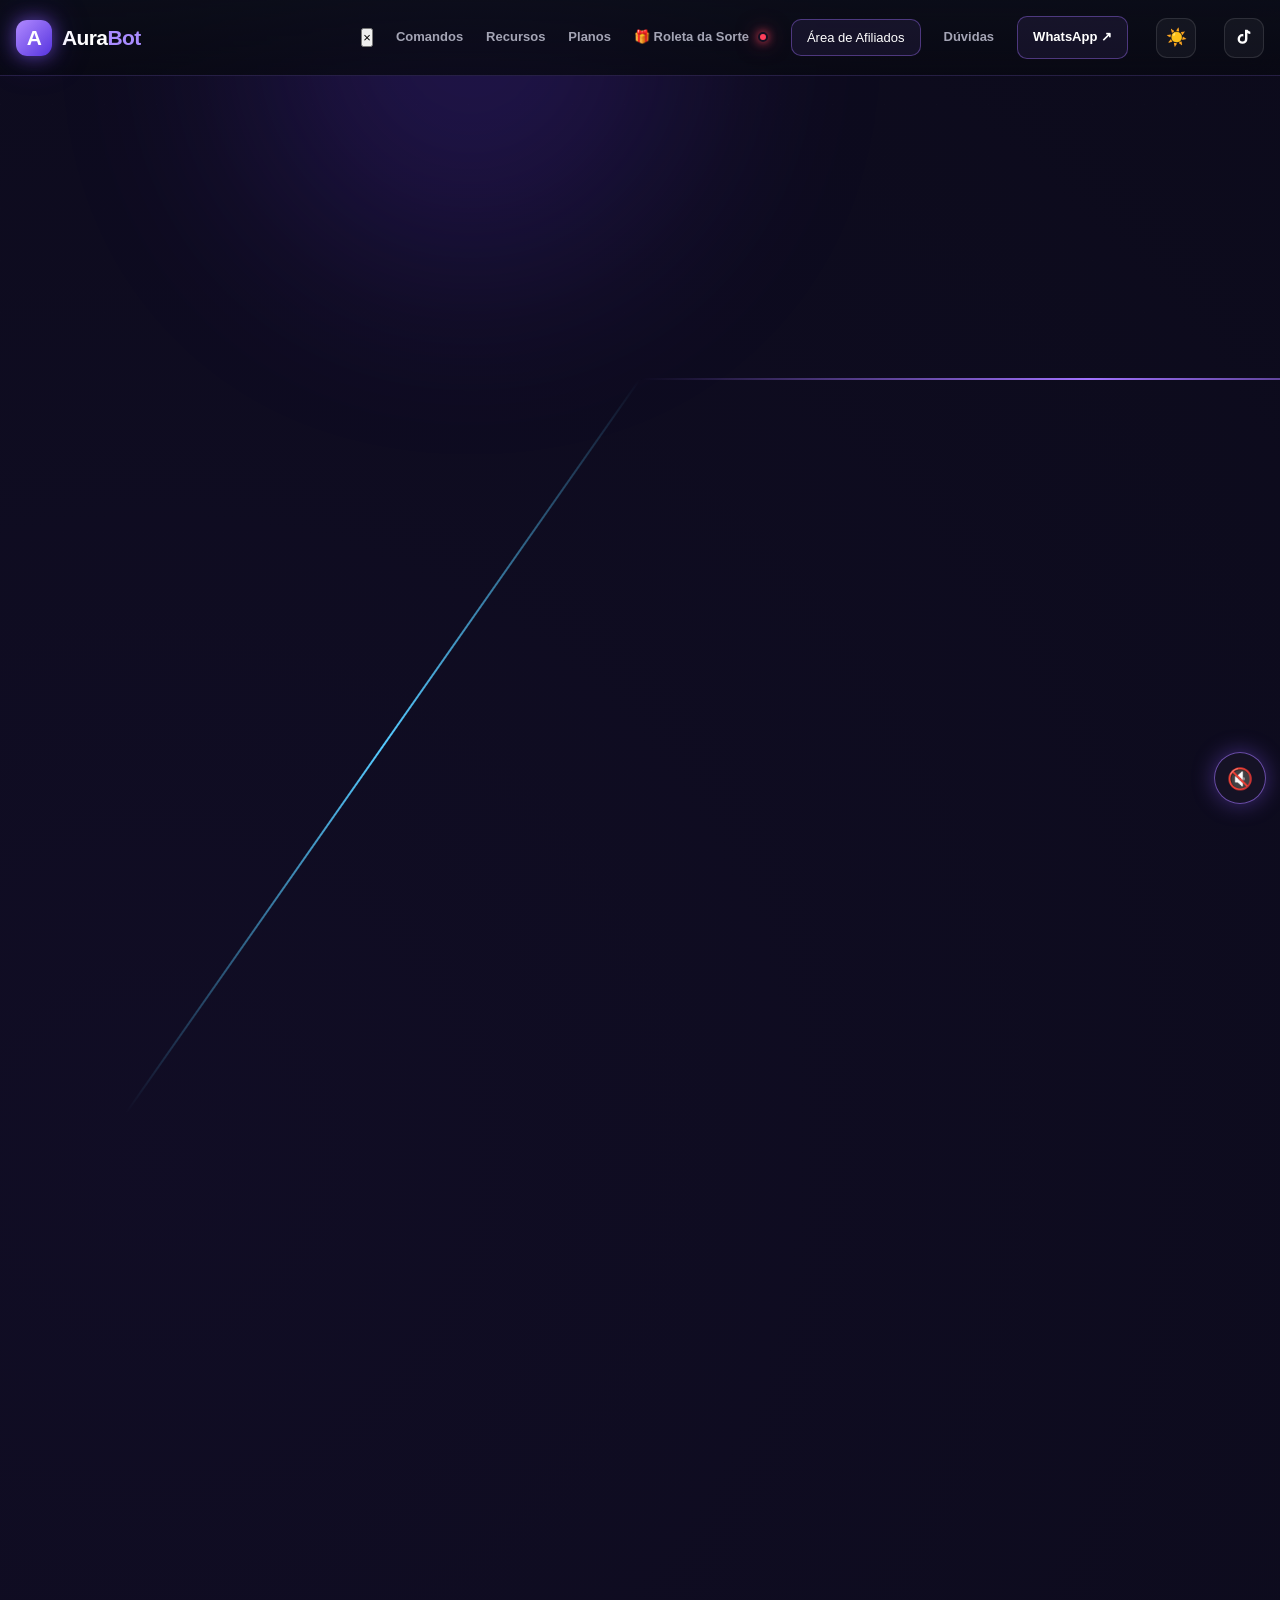
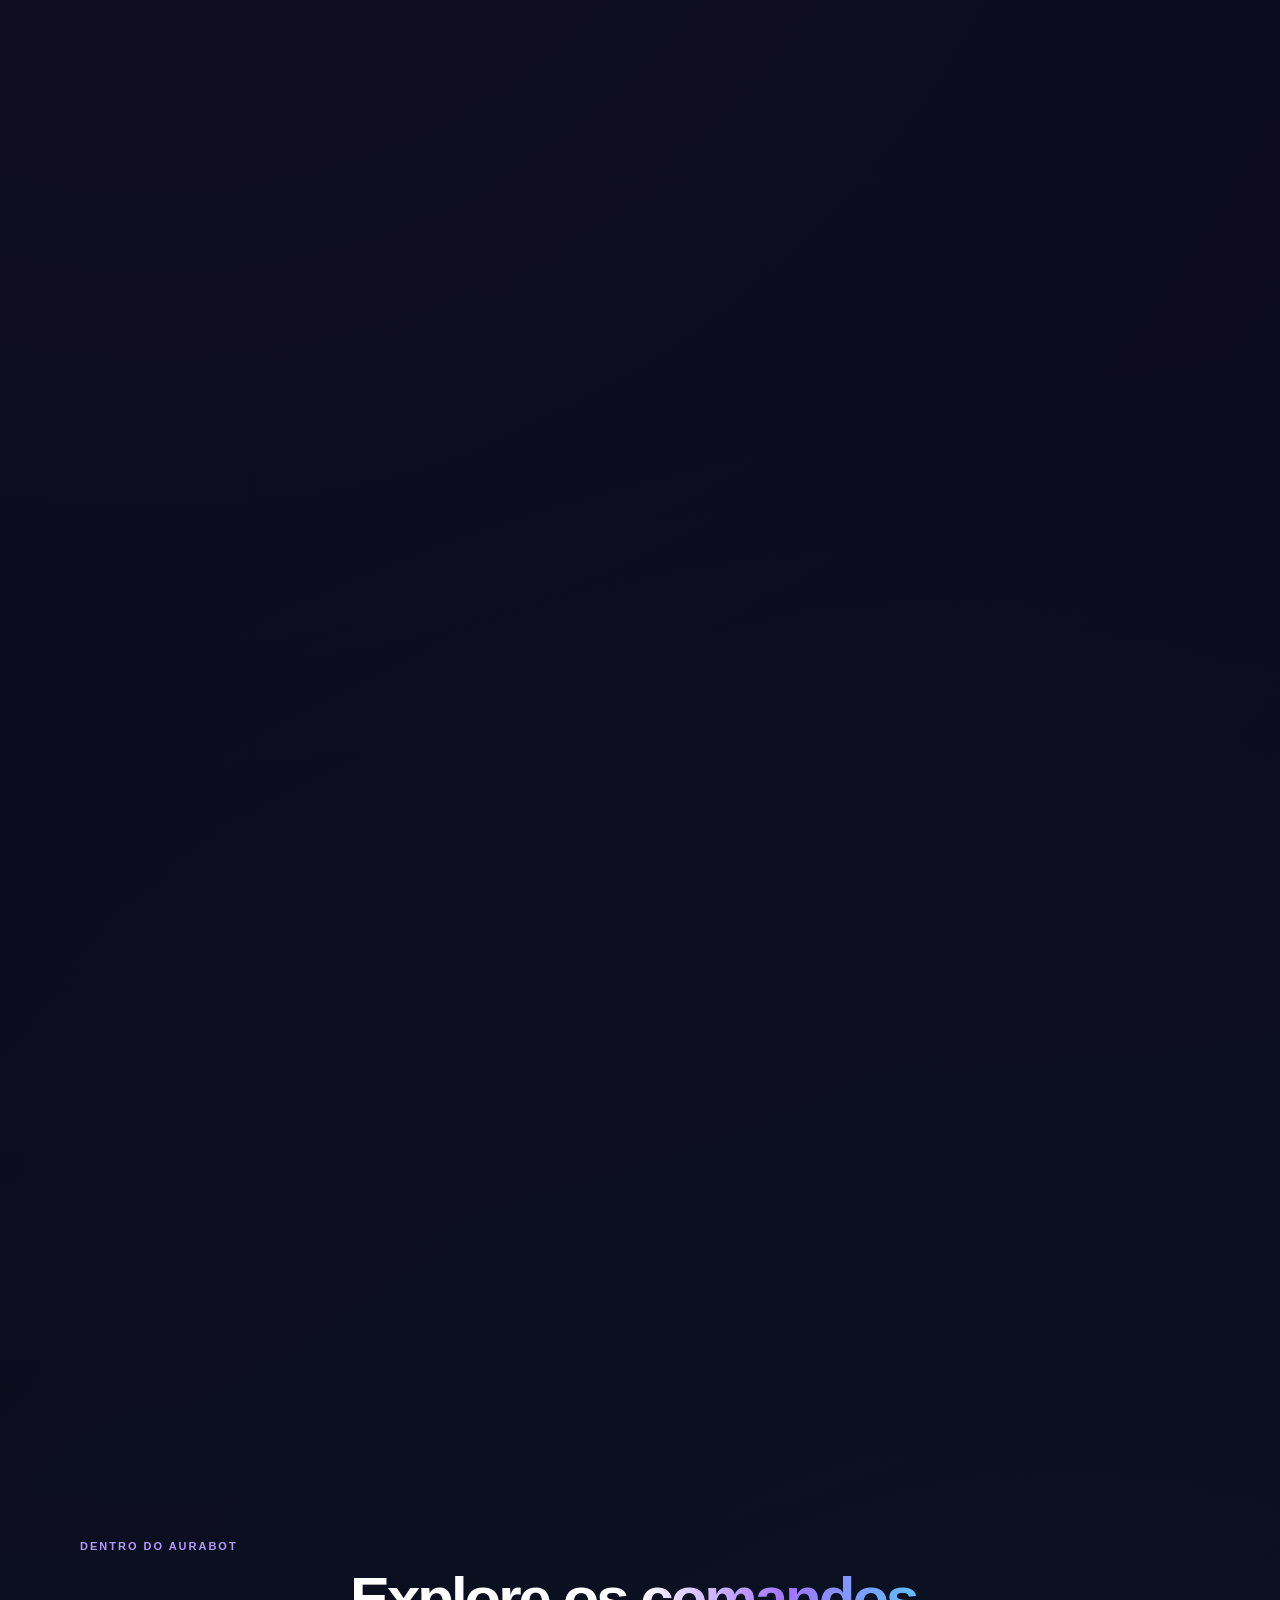
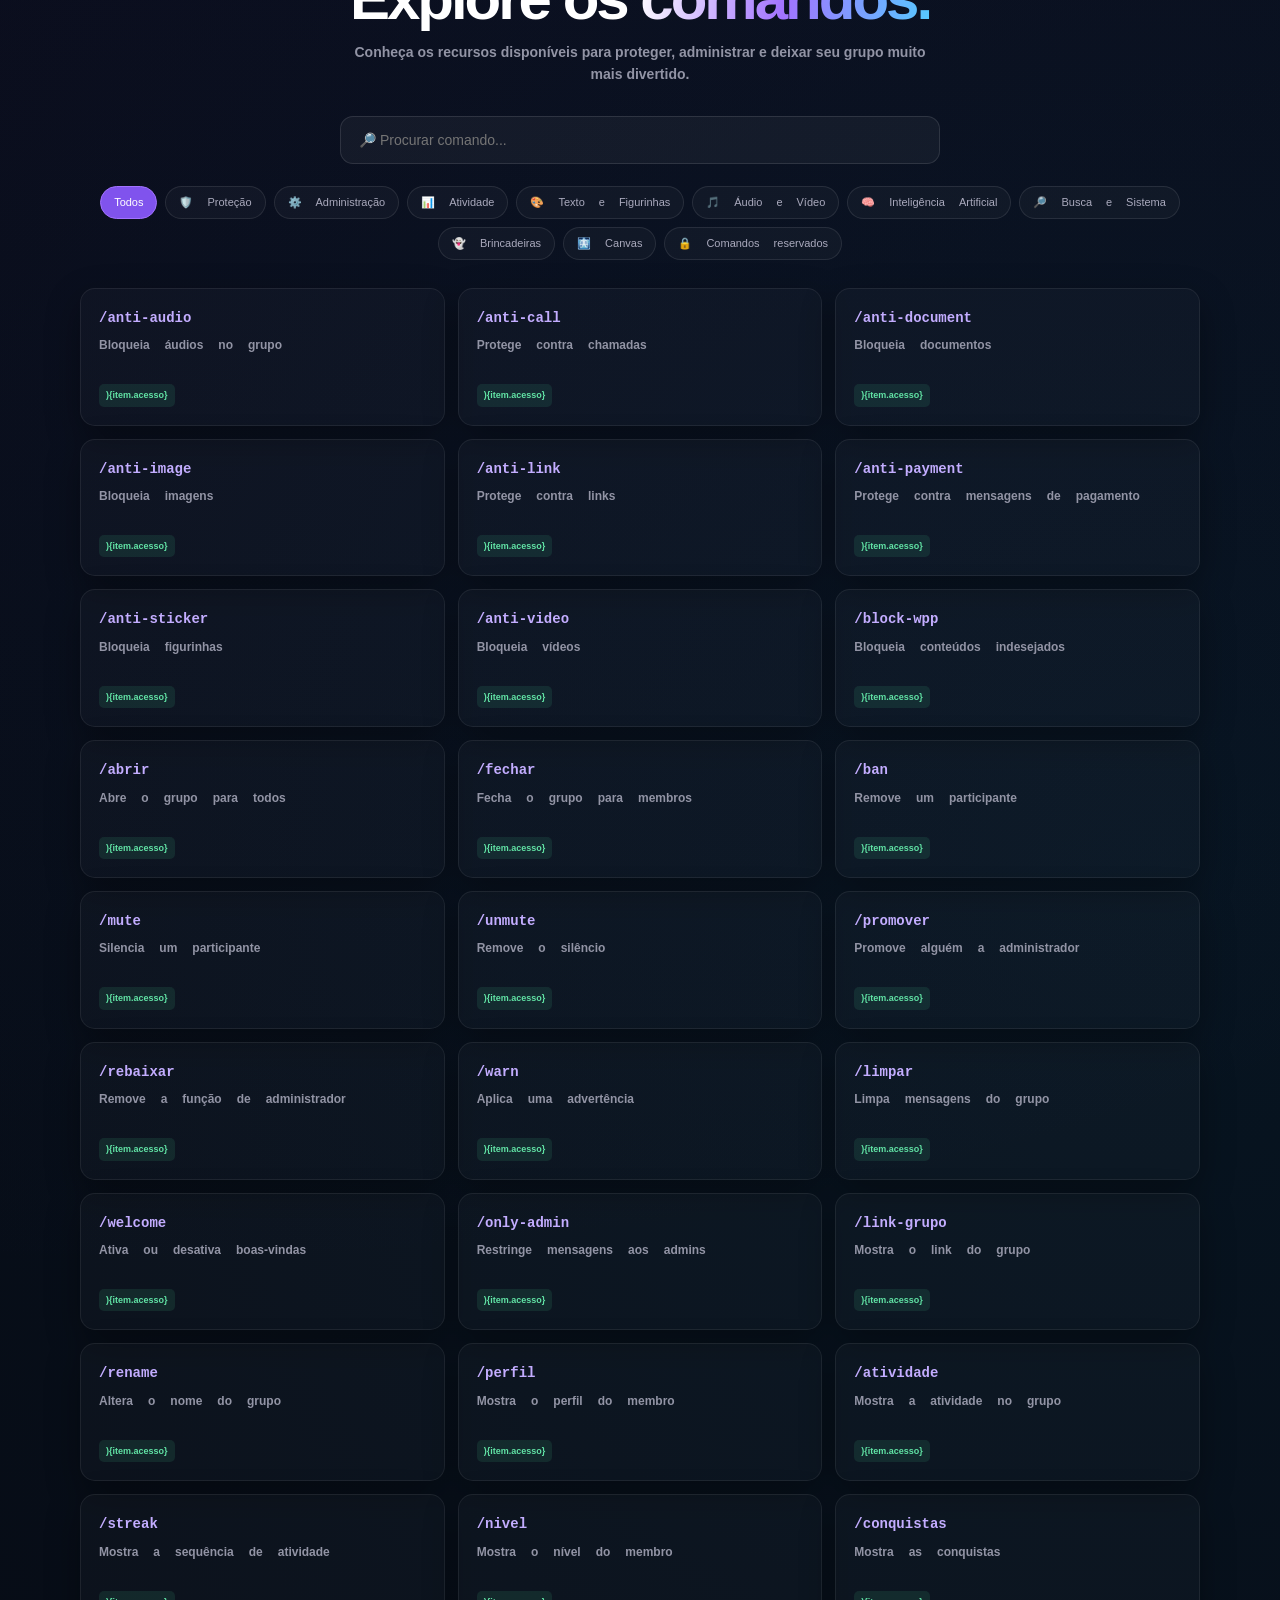
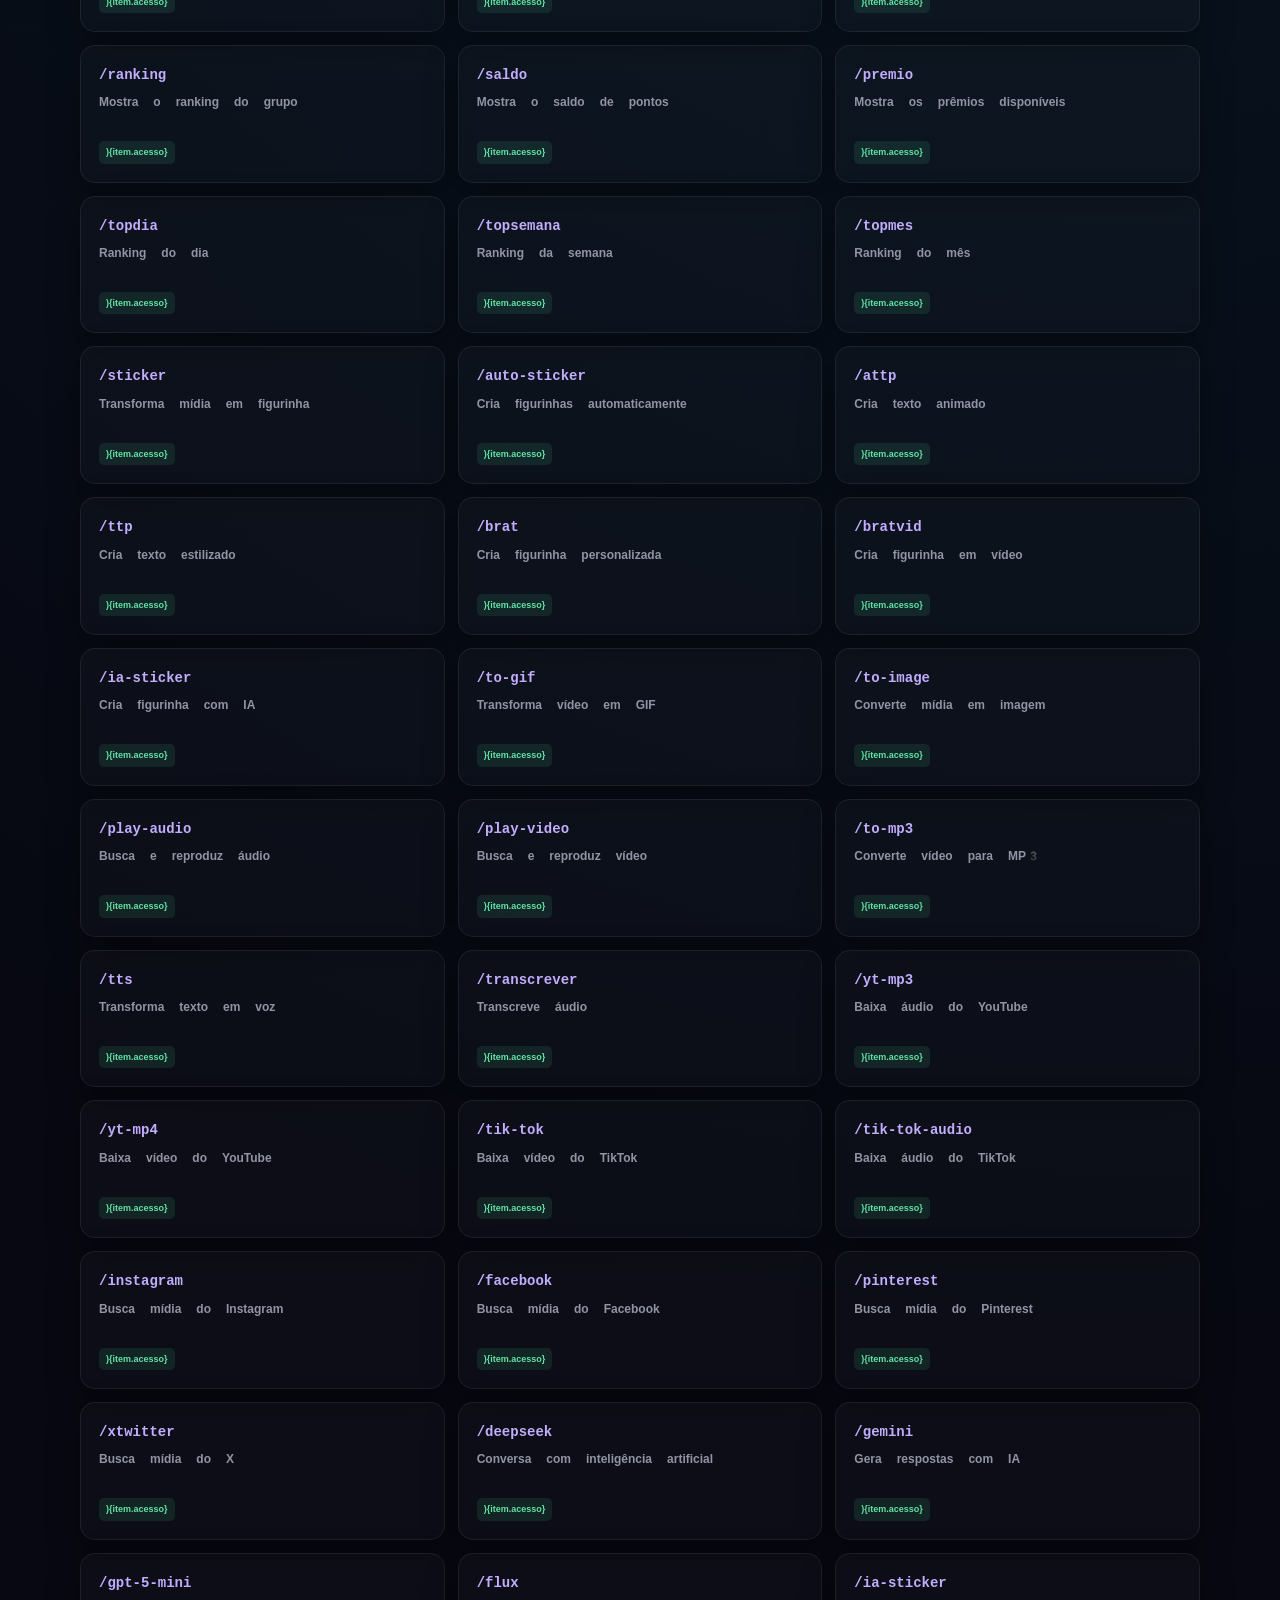
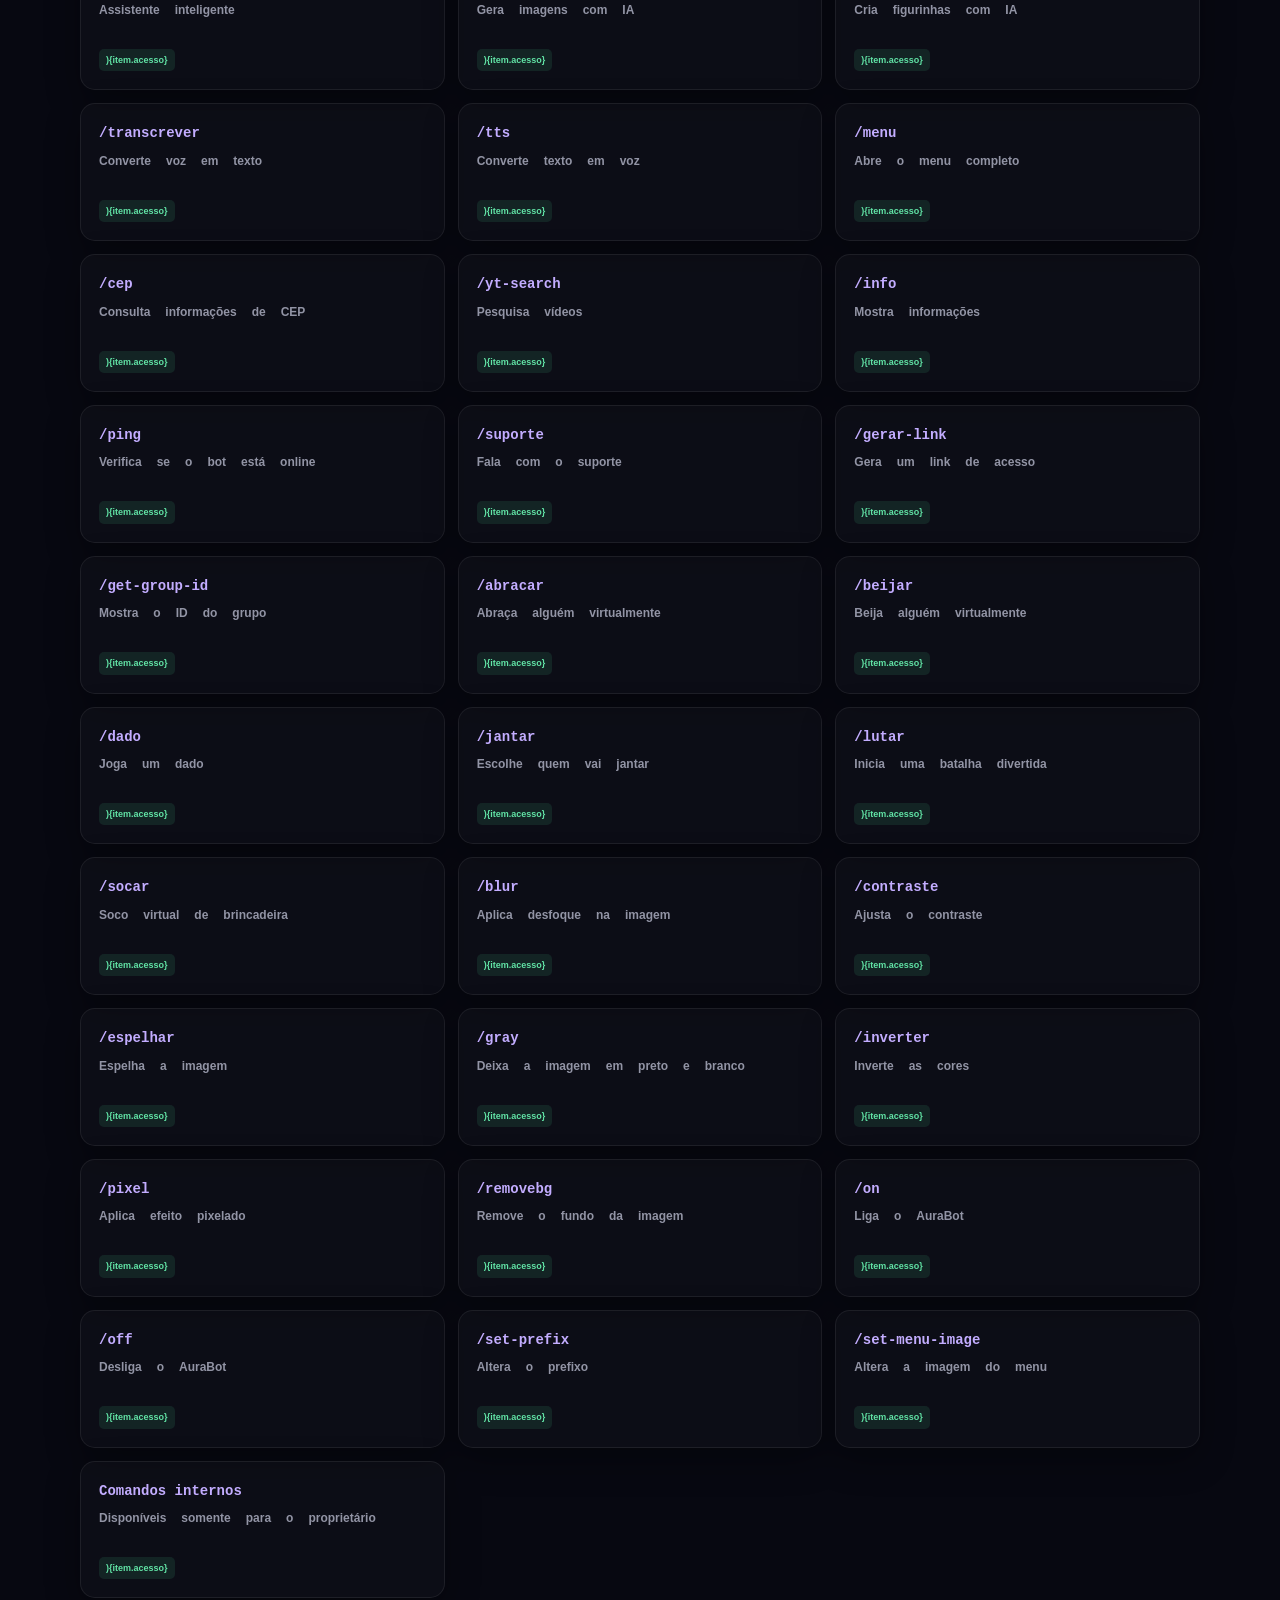
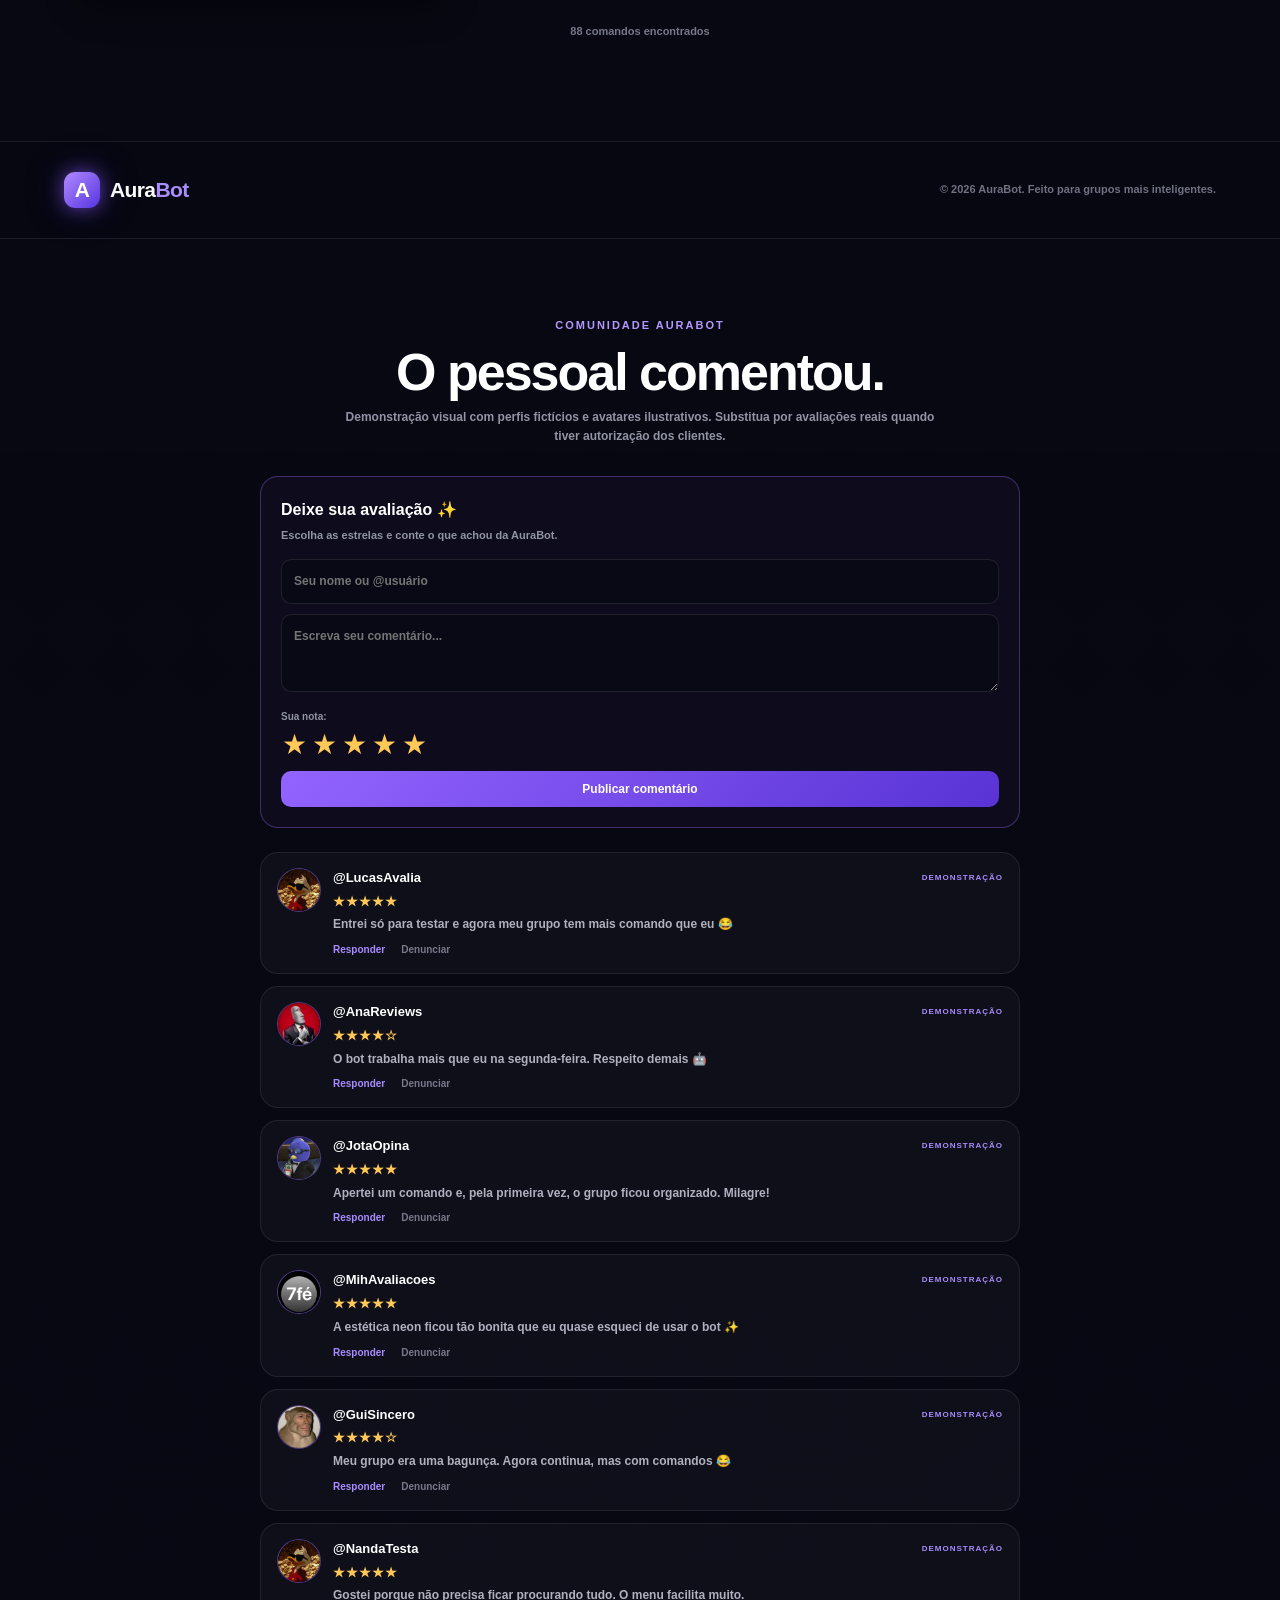
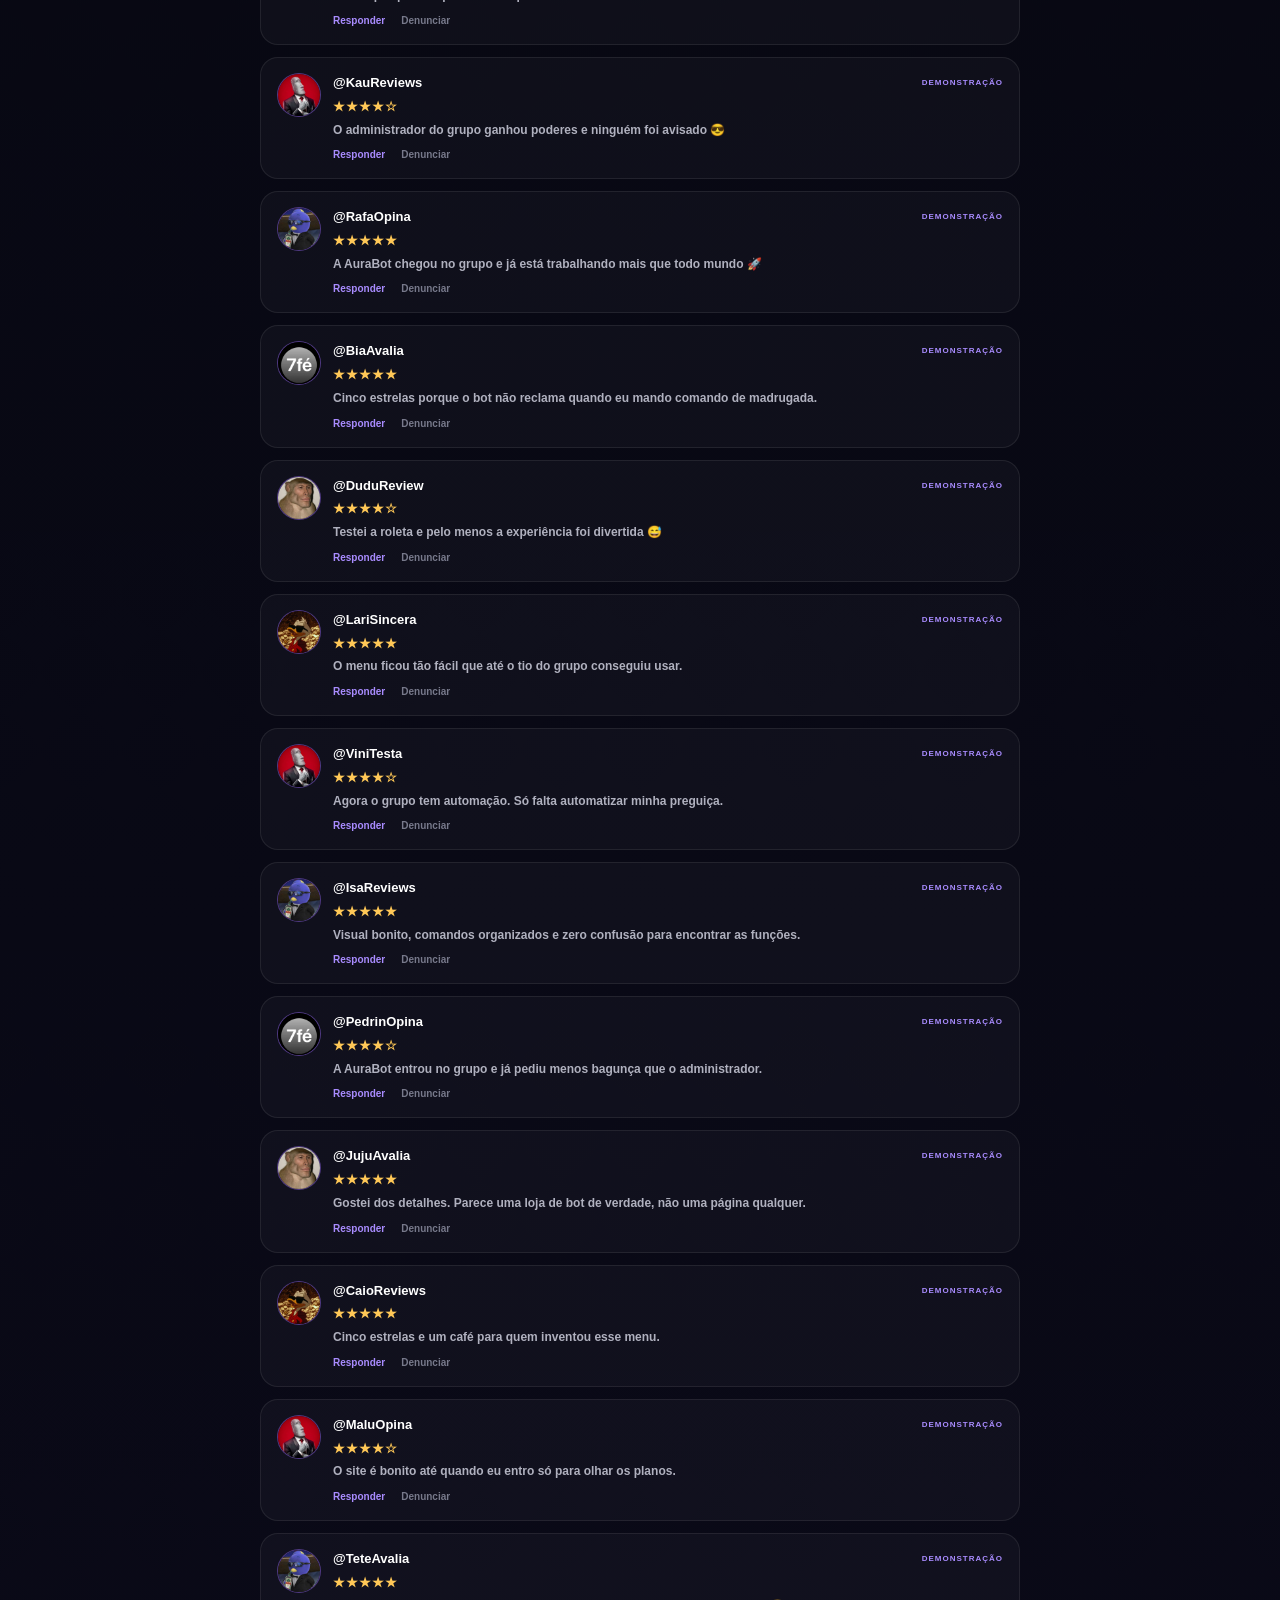
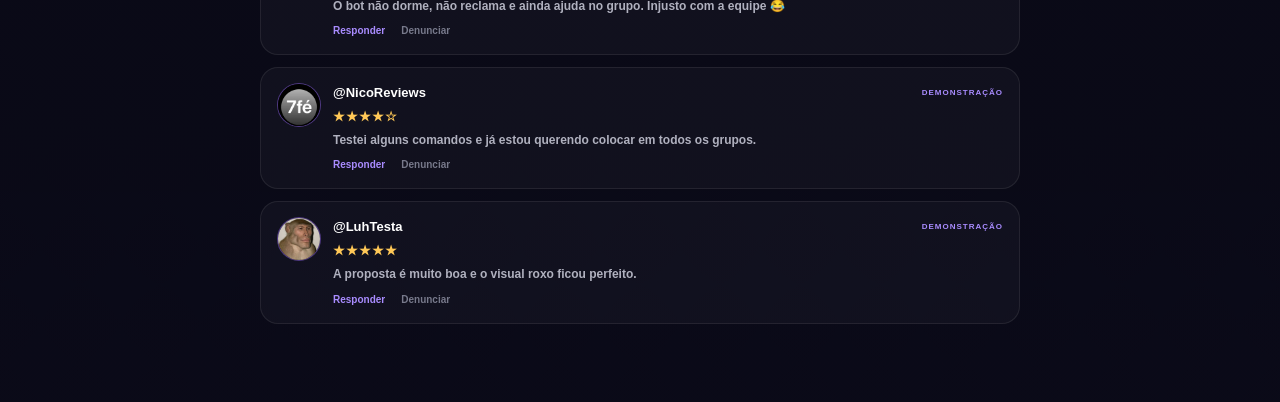
<file: index.html>
<!DOCTYPE html>
<html lang="pt-BR">
<head>
<meta charset="UTF-8">
<meta name="viewport" content="width=device-width, initial-scale=1.0">
<meta name="theme-color" content="#080812">
<meta name="description" content="AuraBot — bots para WhatsApp com proteção, automação e comandos.">
<title>AuraBot — Seu grupo, no controle</title>
<style>
*{box-sizing:border-box;margin:0;padding:0}html{scroll-behavior:smooth}body{font-family:Arial,sans-serif;font-weight:700;background:#080812;color:#fff;line-height:1.6;overflow-x:hidden}body:before{content:"";position:fixed;inset:0;z-index:-2;opacity:.3;background-image:linear-gradient(#ffffff08 1px,transparent 1px),linear-gradient(90deg,#ffffff08 1px,transparent 1px);background-size:70px 70px}body:after{content:"";position:fixed;width:430px;height:430px;top:-170px;left:20%;z-index:-1;border-radius:50%;background:#713cff;filter:blur(110px);opacity:.2}a{text-decoration:none;color:inherit}.container{width:min(1120px,90%);margin:auto}header{height:76px;padding:0 5%;display:flex;align-items:center;gap:28px;position:sticky;top:0;z-index:10;background:#080812cc;backdrop-filter:blur(18px);border-bottom:1px solid #ffffff12}.logo{display:flex;align-items:center;gap:10px;font-size:21px;font-weight:800}.logo-icon{width:36px;height:36px;display:grid;place-items:center;border-radius:11px;background:linear-gradient(135deg,#a273ff,#5635d8);box-shadow:0 0 28px #7545ff88}.logo strong{color:#a98cff}nav{display:flex;align-items:center;gap:23px;margin-left:auto}nav a{color:#a4a5b5;font-size:13px;font-weight:bold}nav a:hover{color:#fff}.nav-button{padding:10px 15px;border:1px solid #a273ff66;border-radius:10px;color:#fff!important;background:#a273ff15}.menu-button,.theme-button{width:40px;height:40px;border:1px solid #ffffff1c;border-radius:11px;color:#fff;background:#ffffff0b;font-size:17px;cursor:pointer}.menu-button{display:none;margin-left:auto}.hero{min-height:650px;padding:90px 0;display:grid;grid-template-columns:1fr .9fr;align-items:center;gap:50px}.badge,.label{color:#b598ff;font-size:11px;font-weight:bold;letter-spacing:2px}.badge{display:inline-block;padding:9px 14px;border:1px solid #a273ff55;border-radius:30px;background:#a273ff12}h1{margin:22px 0;font-size:clamp(55px,8vw,100px);letter-spacing:-6px;line-height:.95}.gradient{background:linear-gradient(100deg,#fff,#a273ff,#55caff);-webkit-background-clip:text;color:transparent}.hero-text{max-width:520px;color:#9b9dae;font-size:17px}.buttons{display:flex;flex-wrap:wrap;gap:12px;margin-top:30px}.button{display:inline-flex;align-items:center;justify-content:center;gap:10px;padding:14px 20px;border:0;border-radius:13px;font-weight:bold;font-size:13px;cursor:pointer;transition:.25s}.button:hover{transform:translateY(-3px)}.primary{color:#fff;background:linear-gradient(135deg,#9364ff,#5933d5);box-shadow:0 12px 35px #693bff55}.secondary{border:1px solid #ffffff1c;background:#ffffff08}.trust{display:flex;flex-wrap:wrap;gap:17px;margin-top:27px;color:#77798b;font-size:11px}.hero-card{width:300px;margin:auto;padding:25px;border:1px solid #ffffff1c;border-radius:25px;background:linear-gradient(145deg,#1b1a2df2,#0d0e18f2);box-shadow:0 30px 80px #000b,0 0 50px #7042ff33;animation:flutuar 4s ease-in-out infinite}.online{color:#62e4a6;font-size:11px}.robot{width:125px;height:125px;display:grid;place-items:center;margin:35px auto 18px;border:1px solid #a273ff77;border-radius:35px;background:radial-gradient(circle,#875cff66,#17132f);font-size:67px}.hero-card h2{text-align:center;font-size:20px}.hero-card p{text-align:center;color:#8c8e9e;font-size:12px}.stats{display:grid;grid-template-columns:repeat(4,1fr);gap:15px;padding:28px 0;margin-bottom:70px;border-block:1px solid #ffffff12}.stats div{text-align:center;border-right:1px solid #ffffff12}.stats div:last-child{border:0}.stats b{display:block;font-size:19px}.stats span{color:#797b8c;font-size:11px}section{padding:75px 0}.heading{max-width:550px;margin-bottom:42px}.center{text-align:center;margin-right:auto;margin-left:auto}.label{margin-bottom:10px}h2{margin:12px 0;font-size:clamp(38px,5vw,62px);line-height:1.02;letter-spacing:-3px}.heading p{color:#9294a5;font-size:14px}.features,.plans{display:grid;grid-template-columns:repeat(3,1fr);gap:17px}.card,.plan{padding:27px;border:1px solid #ffffff12;border-radius:20px;background:#ffffff06;transition:.3s}.card:hover,.plan:hover{transform:translateY(-7px);border-color:#a273ff88}.icon{width:55px;height:55px;display:grid;place-items:center;margin-bottom:20px;border-radius:16px;background:#8c5dff25;font-size:27px}.card h3,.plan h3{margin-bottom:8px}.card p,.plan>p{color:#898b9c;font-size:13px}.card p{min-height:62px}.card a{color:#b79eff;font-size:12px;font-weight:bold}.plans{grid-template-columns:repeat(4,1fr)}.plan{position:relative}.plan.popular{border-color:#a273ff;background:linear-gradient(150deg,#8c5dff22,#ffffff06)}.popular-label{position:absolute;top:13px;right:13px;color:#cdbdff;font-size:8px;font-weight:bold}.price{margin:22px 0;font-size:40px;font-weight:900;letter-spacing:-2px}.price small{font-size:13px}.price span{font-size:19px}.plan ul{min-height:105px;list-style:none;color:#999baa;font-size:11px;line-height:2.2}.plan button{width:100%;padding:12px;border:1px solid #ffffff1a;border-radius:11px;color:#fff;background:#ffffff0b;font-weight:bold;cursor:pointer}.plan.popular button,.plan button:hover{background:#7e52ed}.affiliate{display:flex;align-items:center;justify-content:space-between;gap:25px;padding:43px 50px;margin:60px auto;border:1px solid #a273ff55;border-radius:24px;background:linear-gradient(110deg,#8c5dff20,#38bdf80b)}.affiliate h2{font-size:42px}.faq{max-width:760px;margin:auto}details{border-bottom:1px solid #ffffff14}summary{display:flex;justify-content:space-between;padding:20px 0;cursor:pointer;font-size:14px;font-weight:bold}details p{padding:0 30px 20px 0;color:#898b9c;font-size:13px}footer{display:flex;align-items:center;gap:20px;padding:30px 5%;border-top:1px solid #ffffff12}footer p{margin-left:auto;color:#707283;font-size:11px}@keyframes flutuar{50%{transform:translateY(-12px)}}@media(max-width:850px){.hero{grid-template-columns:1fr;text-align:center}.hero-text{margin:auto}.buttons,.trust{justify-content:center}.features,.plans{grid-template-columns:repeat(2,1fr)}}@media(max-width:600px){header{gap:10px}.menu-button{display:block}nav{display:none;position:absolute;top:76px;left:5%;right:5%;padding:15px;flex-direction:column;align-items:stretch;gap:5px;border:1px solid #ffffff18;border-radius:15px;background:#121322}nav.open{display:flex}nav a{padding:10px}h1{font-size:61px}.stats{grid-template-columns:repeat(2,1fr)}.stats div:nth-child(2){border:0}.features,.plans{grid-template-columns:1fr}.affiliate{align-items:flex-start;flex-direction:column;padding:30px}footer{flex-wrap:wrap}footer p{width:100%;margin:0}}
#videoFundo{position:fixed;inset:0;width:100%;height:100%;object-fit:cover;z-index:0;opacity:.25;filter:saturate(1.2);pointer-events:none}
body>header,body>main,body>footer{position:relative;z-index:10}nav{z-index:50;pointer-events:auto}nav a,.button,.plan button{position:relative;z-index:60;pointer-events:auto}section{scroll-margin-top:90px}
#botaoSom{position:fixed;right:20px;bottom:20px;z-index:20;width:48px;height:48px;border:1px solid #ffffff33;border-radius:50%;background:#111322dd;color:#fff;font-size:20px;cursor:pointer;box-shadow:0 8px 25px #0008}
#botaoSom:hover{transform:scale(1.08)}
nav button{font-family:inherit;font-size:13px;cursor:pointer}

.tiktok-button{width:40px;height:40px;display:inline-flex;align-items:center;justify-content:center;border:1px solid #ffffff1c;border-radius:11px;color:#fff;background:#ffffff0b;transition:transform .25s ease,box-shadow .25s ease}
.tiktok-button svg{width:20px;height:20px;fill:currentColor}
.tiktok-button:hover{transform:scale(1.1);box-shadow:0 0 18px #ff006488}

#backtop-button{position:fixed;right:22px;bottom:22px;width:46px;height:46px;border:1px solid #a273ff88;border-radius:14px;color:#fff;background:linear-gradient(135deg,#9364ff,#5933d5);font-size:25px;font-weight:bold;cursor:pointer;z-index:20;opacity:0;visibility:hidden;transform:translateY(12px);transition:.3s;box-shadow:0 8px 25px #0008}
#backtop-button.show{opacity:1;visibility:visible;transform:translateY(0)}
#backtop-button:hover{transform:translateY(-4px) scale(1.05);box-shadow:0 0 22px #8c5dff99}
@media(max-width:600px){#backtop-button{right:15px;bottom:15px}}
</style>

<style id="correcao-menu">
header{padding-left:16px;padding-right:16px}
.logo{flex-shrink:0;white-space:nowrap}
.menu-button{position:relative;z-index:100;flex-shrink:0;margin-left:auto}
.theme-button{position:relative;z-index:100;flex-shrink:0}
nav{position:relative;z-index:100}
#videoFundo{pointer-events:none}

@media(max-width:600px){
  header{gap:8px}
  .logo{font-size:18px;gap:7px}
  .logo-icon{width:32px;height:32px}
  .menu-button{margin-left:auto}
  nav.open{display:flex!important;z-index:200}
  nav.open a{display:block;pointer-events:auto}
}
</style>
<link rel="stylesheet" href="animacao.css"><link rel="stylesheet" href="upgrade-premium.css?v=1"></head>
<body>
<video id="videoFundo" autoplay muted loop playsinline>
  <source src="fundo.mp4" type="video/mp4">
</video>
<button id="botaoSom" aria-label="Ativar ou desativar áudio">🔇</button>
<header><a href="#" class="logo"><span class="logo-icon">A</span><span>Aura<strong>Bot</strong></span></a><button class="menu-button" onclick="abrirMenu()">☰</button><nav id="menu"><button class="fechar-menu" type="button">×</button><a href="#recursos">Recursos</a><a href="#planos">Planos</a><button type="button" class="nav-button" onclick="window.location.href='afiliados.html'">Área de Afiliados</button><a href="#duvidas">Dúvidas</a><a class="nav-button" href="https://wa.me/5594984288511?text=Ol%C3%A1!%20Quero%20conhecer%20o%20AuraBot." target="_blank">WhatsApp ↗</a></nav><button class="theme-button" onclick="trocarTema()">☀️</button>
<a class="tiktok-button"
href="https://tiktok.com/@rdzx51_"
target="_blank"
rel="noopener noreferrer"
aria-label="TikTok do criador"
title="TikTok do criador">
<svg viewBox="0 0 24 24" aria-hidden="true">
<path d="M19.6 7.2a5.7 5.7 0 0 1-3.5-1.2v7.1a5.9 5.9 0 1 1-5.9-5.9c.3 0 .7 0 1 .1v3a3 3 0 1 0 2 2.8V2h3a5.7 5.7 0 0 0 3.4 2.6v2.6z"/>
</svg>
</a>
</header>
<main>
<section class="hero container"><div><div class="badge">⚡ A NOVA GERAÇÃO DE BOTS PARA WHATSAPP</div><h1>Seu grupo.<br><span class="gradient">Seu controle.</span></h1><p class="hero-text">Automatize, proteja e gerencie seu grupo com o AuraBot. Simples, rápido e poderoso.</p><div class="buttons"><a class="button primary" href="#planos">Escolher meu plano →</a><a class="button secondary" href="#recursos">Conhecer recursos</a></div><div class="trust"><span>🔒 Compra segura</span><span>⚡ Ativação rápida</span><span>💬 Suporte no WhatsApp</span></div></div><div class="hero-card"><div class="online">● AuraBot online</div><div class="robot">🤖</div><h2>Grupo protegido</h2><p>Moderação inteligente ativada</p></div></section>
<div class="stats container"><div><b>24/7</b><span>Disponibilidade</span></div><div><b>+100</b><span>Comandos</span></div><div><b>3 cliques</b><span>Para começar</span></div><div><b>WhatsApp</b><span>Suporte direto</span></div></div>
<section id="recursos" class="container"><div class="heading"><div class="label">RECURSOS</div><h2>Mais controle.<br><span class="gradient">Menos trabalho.</span></h2><p>Ferramentas para deixar qualquer grupo mais organizado, seguro e divertido.</p></div><div class="features"><article class="card"><div class="icon">🛡️</div><h3>Proteção inteligente</h3><p>Ajude a manter links, spam e mensagens indesejadas sob controle.</p><a href="#duvidas">Saiba mais ↗</a></article><article class="card"><div class="icon">⚡</div><h3>Automação rápida</h3><p>Deixe tarefas repetitivas por conta do bot e ganhe tempo.</p><a href="#planos">Ver planos ↗</a></article><article class="card"><div class="icon">🤖</div><h3>Comandos poderosos</h3><p>Recursos para administração, diversão e interação no grupo.</p><a href="#planos">Explorar comandos ↗</a></article></div></section>
<section id="planos" class="container"><div class="heading center"><div class="label">PLANOS</div><h2>Escolha seu <span class="gradient">acesso.</span></h2><p>Comece pequeno ou tenha acesso permanente ao AuraBot.</p></div><div class="plans"><article class="plan"><h3>5 Dias</h3><p>Para experimentar</p><div class="price"><small>R$</small> 5<span>,00</span></div><ul><li>✅ Acesso ao AuraBot</li><li>✅ Comandos principais</li><li>✅ Suporte no WhatsApp</li></ul><button onclick="comprar('5 Dias','5,00')">Escolher plano</button></article><article class="plan popular"><div class="popular-label">MAIS POPULAR ✦</div><h3>1 Semana</h3><p>Para testar de verdade</p><div class="price"><small>R$</small> 8<span>,00</span></div><ul><li>✅ Acesso ao AuraBot</li><li>✅ Comandos principais</li><li>✅ Suporte prioritário</li></ul><button onclick="comprar('1 Semana','8,00')">Escolher plano</button></article><article class="plan"><h3>1 Mês</h3><p>Para usar todo dia</p><div class="price"><small>R$</small> 20<span>,00</span></div><ul><li>✅ Acesso por 30 dias</li><li>✅ Todos os comandos</li><li>✅ Suporte prioritário</li></ul><button onclick="comprar('1 Mês','20,00')">Escolher plano</button></article><article class="plan"><h3>Permanente</h3><p>Sem prazo para acabar</p><div class="price"><small>R$</small> 50<span>,00</span></div><ul><li>✅ Acesso permanente</li><li>✅ Todos os comandos</li><li>✅ Suporte prioritário</li></ul><button onclick="comprar('Permanente','50,00')">Escolher plano</button></article></div></section>
<section id="afiliados" class="affiliate container"><div><div class="label">PROGRAMA DE AFILIADOS</div><h2>Indique. <span class="gradient">Ganhe.</span></h2><p>Divulgue o AuraBot e receba comissão pelas vendas aprovadas.</p></div><a class="button primary" href="afiliados.html" target="_self">Quero ser afiliado →</a></section>
<section id="duvidas" class="container"><div class="heading center"><div class="label">DÚVIDAS</div><h2>Antes de <span class="gradient">começar.</span></h2></div><div class="faq"><details><summary>Como recebo o AuraBot depois da compra? <span>＋</span></summary><p>Depois da confirmação do pagamento, você recebe as instruções de ativação pelo WhatsApp.</p></details><details><summary>O pagamento por Pix é seguro? <span>＋</span></summary><p>Vamos integrar um sistema que confirma o pagamento antes de liberar o atendimento.</p></details><details><summary>Posso virar afiliado? <span>＋</span></summary><p>Sim. Fale com o suporte para receber seu código ou link de indicação.</p></details></div></section>
</main>
<footer><a href="#" class="logo"><span class="logo-icon">A</span><span>Aura<strong>Bot</strong></span></a><p>© 2026 AuraBot. Feito para grupos mais inteligentes.</p></footer>
<script>
function abrirMenu(){
  document.getElementById('menu').classList.toggle('open');
}
document.querySelectorAll('#menu a').forEach(function(link){
  link.addEventListener('click',function(){
    document.getElementById('menu').classList.remove('open');
  });
});
function trocarTema(){alert('O modo claro será aprimorado na próxima etapa.')}
function comprar(plano,valor){const mensagem='Olá! Quero contratar o AuraBot.%0A%0APlano: '+plano+'%0AValor: R$ '+valor+'%0A%0AQuero finalizar meu atendimento.';window.open('https://wa.me/5594984288511?text='+mensagem,'_blank')}
const videoFundo=document.getElementById("videoFundo");
const botaoSom=document.getElementById("botaoSom");

botaoSom.addEventListener("click",()=>{
  videoFundo.muted=!videoFundo.muted;
  botaoSom.textContent=videoFundo.muted?"🔇":"🔊";
  if(!videoFundo.muted) videoFundo.play();
});
const fecharMenu=document.querySelector(".fechar-menu");
if(fecharMenu){
  fecharMenu.addEventListener("click",()=>{
    document.getElementById("menu").classList.remove("open");
  });
}
</script>

<script id="correcao-links">
document.querySelectorAll('a[href^="#"]').forEach(function(link){
  link.addEventListener('click',function(event){
    const destino = link.getAttribute('href');

    if(!destino || destino === '#') return;

    const secao = document.querySelector(destino);

    if(secao){
      event.preventDefault();
      document.getElementById('menu').classList.remove('open');
      secao.scrollIntoView({
        behavior:'smooth',
        block:'start'
      });
    }
  });
});
</script>
<script src="scroll.js"></script><script src="comandos.js"></script><script src="menu-fix.js"></script><script src="roleta.js?v=11"></script><script src="comentarios-demo.js?v=4"></script><button id="backtop-button" aria-label="Voltar ao topo" title="Voltar ao topo">↑</button>
<script>
const botaoTopo = document.getElementById('backtop-button');

window.addEventListener('scroll', () => {
  botaoTopo.classList.toggle('show', window.scrollY > 450);
});

botaoTopo.addEventListener('click', () => {
  window.scrollTo({
    top: 0,
    behavior: 'smooth'
  });
});
</script>

<style>
#seta-topo-certeira{
  display:none;
  position:fixed;
  right:20px;
  bottom:20px;
  width:48px;
  height:48px;
  align-items:center;
  justify-content:center;
  border:0;
  border-radius:14px;
  color:#fff;
  background:#7042ff;
  font-size:28px;
  font-weight:bold;
  cursor:pointer;
  z-index:99999;
  box-shadow:0 5px 25px #0008;
}
#seta-topo-certeira:hover{
  transform:scale(1.1);
}
</style>

<button id="seta-topo-certeira" aria-label="Voltar ao topo">↑</button>

<script>
(function(){
  var seta = document.getElementById("seta-topo-certeira");

  function verificarRolagem(){
    if(window.pageYOffset > 150){
      seta.style.display = "flex";
    }else{
      seta.style.display = "none";
    }
  }

  window.addEventListener("scroll", verificarRolagem);

  seta.onclick = function(){
    window.scrollTo({
      top: 0,
      behavior: "smooth"
    });
  };

  verificarRolagem();
})();
</script>
<script src="comentarios-interativos.js?v=2"></script><script src="controles-mobile.js?v=4"></script><script src="configurar-grupo.js?v=1"></script></body>
</html>
</file>
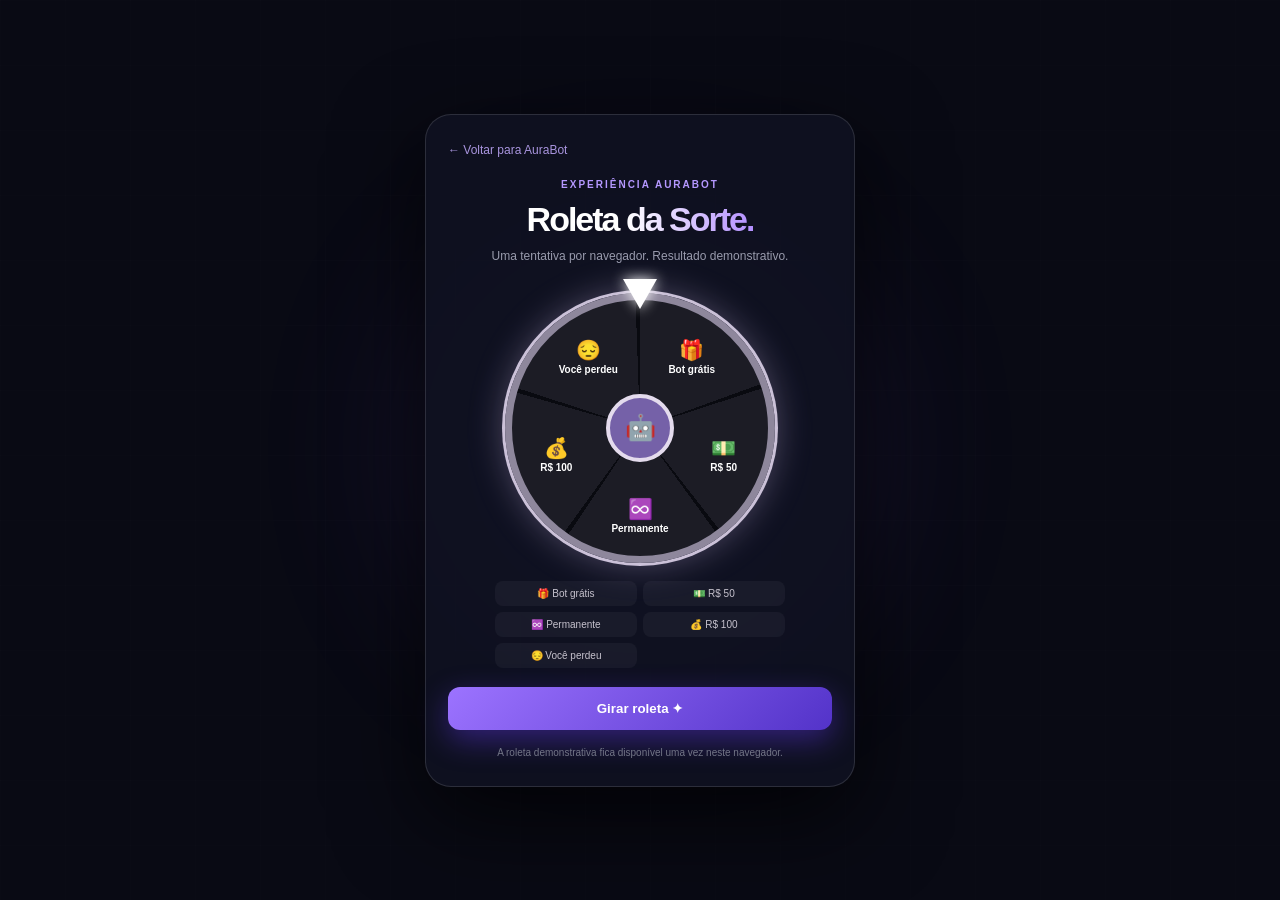
<file: roleta.html>
<!doctype html>
<html lang="pt-BR">
<head>
<meta charset="UTF-8"><meta name="viewport" content="width=device-width,initial-scale=1"><meta name="theme-color" content="#090a14"><title>Roleta da Sorte — AuraBot</title>
<style>
*{box-sizing:border-box;margin:0;padding:0}body{min-height:100vh;display:grid;place-items:center;padding:25px;background:#090a14;color:#fff;font-family:Arial,sans-serif;overflow-x:hidden}body:before{content:"";position:fixed;inset:0;z-index:-2;background:linear-gradient(#ffffff08 1px,transparent 1px),linear-gradient(90deg,#ffffff08 1px,transparent 1px);background-size:65px 65px;opacity:.25}body:after{content:"";position:fixed;width:390px;height:390px;z-index:-1;border-radius:50%;background:#8c5dff;filter:blur(100px);opacity:.2}.card{width:min(430px,100%);padding:28px 22px;border:1px solid #ffffff20;border-radius:26px;background:#101221ee;box-shadow:0 30px 90px #000b;text-align:center}.back{display:block;margin-bottom:22px;color:#a995df;text-align:left;font-size:12px;text-decoration:none}.label{color:#b598ff;font-size:10px;font-weight:bold;letter-spacing:2px}.card h1{margin:10px 0;font-size:34px;letter-spacing:-2px}.card h1 span{background:linear-gradient(90deg,#fff,#b38fff);-webkit-background-clip:text;color:transparent}.intro{color:#999bad;font-size:12px}.wheel-wrap{position:relative;width:270px;margin:30px auto 18px}.pointer{position:absolute;top:-14px;left:50%;z-index:3;transform:translateX(-50%);border-left:17px solid transparent;border-right:17px solid transparent;border-top:30px solid #fff;filter:drop-shadow(0 0 7px #fff)}.wheel{position:relative;width:270px;height:270px;border:7px solid #8e879c;border-radius:50%;background:repeating-conic-gradient(#1c1c25 0 70deg,#090a10 70deg 72deg);box-shadow:0 0 0 3px #cbc1d8,0 0 35px #bca9d866;transition:transform 3.8s cubic-bezier(.12,.82,.18,1)}.sector{position:absolute;left:50%;top:50%;width:78px;color:#fff;font-size:10px;font-weight:bold;line-height:1.1;transform-origin:center 0}.sector b{display:block;font-size:20px;margin-bottom:3px}.a{transform:translate(-50%,-50%) rotate(36deg) translateY(-88px) rotate(-36deg)}.b{transform:translate(-50%,-50%) rotate(108deg) translateY(-88px) rotate(-108deg)}.c{transform:translate(-50%,-50%) rotate(180deg) translateY(-88px) rotate(-180deg)}.d{transform:translate(-50%,-50%) rotate(252deg) translateY(-88px) rotate(-252deg)}.e{transform:translate(-50%,-50%) rotate(324deg) translateY(-88px) rotate(-324deg)}.center{position:absolute;left:50%;top:50%;z-index:2;display:grid;place-items:center;width:68px;height:68px;transform:translate(-50%,-50%);border:4px solid #e4dbed;border-radius:50%;background:#7561a8;font-size:25px}.legend{display:grid;grid-template-columns:1fr 1fr;gap:6px;margin:0 auto 19px;max-width:290px}.legend span{padding:7px;border-radius:8px;background:#ffffff0b;color:#c7c3ce;font-size:10px}.spin{width:100%;padding:14px;border:0;border-radius:12px;background:linear-gradient(135deg,#9c73ff,#5333c9);color:#fff;font-weight:bold;cursor:pointer;box-shadow:0 10px 30px #693bff66}.spin:disabled{opacity:.6}.result{display:none;margin-top:20px;padding:20px;border:1px solid #ff778588;border-radius:16px;background:#ff405c12}.result.show{display:block;animation:in .5s ease}.result strong{display:block;color:#ffb0ba;font-size:23px}.result p{margin-top:8px;color:#caaeb4;font-size:12px}.foot{margin-top:17px;color:#737687;font-size:10px}@keyframes in{from{opacity:0;transform:scale(.8)}to{opacity:1;transform:scale(1)}}@media(max-width:360px){.wheel-wrap,.wheel{width:235px;height:235px}}
</style>
</head>
<body><main class="card"><a class="back" href="index.html">← Voltar para AuraBot</a><div class="label">EXPERIÊNCIA AURABOT</div><h1>Roleta <span>da Sorte.</span></h1><p class="intro">Uma tentativa por navegador. Resultado demonstrativo.</p><div id="area"><div class="wheel-wrap"><div class="pointer"></div><div id="wheel" class="wheel"><div class="sector a"><b>🎁</b>Bot grátis</div><div class="sector b"><b>💵</b>R$ 50</div><div class="sector c"><b>♾️</b>Permanente</div><div class="sector d"><b>💰</b>R$ 100</div><div class="sector e"><b>😔</b>Você perdeu</div><div class="center">🤖</div></div></div><div class="legend"><span>🎁 Bot grátis</span><span>💵 R$ 50</span><span>♾️ Permanente</span><span>💰 R$ 100</span><span>😔 Você perdeu</span></div><button id="spin" class="spin">Girar roleta ✦</button></div><div id="result" class="result"><strong>Você perdeu sua tentativa 😔</strong><p>Obrigado por participar da experiência AuraBot.</p></div><div class="foot">A roleta demonstrativa fica disponível uma vez neste navegador.</div></main>
<script>
const chave='aurabot_roleta_site';const wheel=document.getElementById('wheel');const spin=document.getElementById('spin');const area=document.getElementById('area');const result=document.getElementById('result');
if(localStorage.getItem(chave)==='1'){area.style.display='none';result.classList.add('show')}
function somRoleta(){const C=window.AudioContext||window.webkitAudioContext;if(!C)return;const a=new C();const t=a.currentTime;for(let i=0;i<20;i++){const o=a.createOscillator(),g=a.createGain(),n=t+i*.16;o.type='square';o.frequency.value=i%2?520:260;g.gain.setValueAtTime(.0001,n);g.gain.exponentialRampToValueAtTime(.05,n+.01);g.gain.exponentialRampToValueAtTime(.0001,n+.07);o.connect(g);g.connect(a.destination);o.start(n);o.stop(n+.08)}setTimeout(()=>a.close(),3700)}
spin.onclick=()=>{if(localStorage.getItem(chave)==='1')return;localStorage.setItem(chave,'1');spin.disabled=true;spin.textContent='Girando...';somRoleta();wheel.style.transform='rotate(1836deg)';setTimeout(()=>{area.style.display='none';result.classList.add('show')},3900)};
</script></body></html>
</file>
<file: animacao.css>
body:before{
  animation:gridMove 14s linear infinite;
}

body:after{
  animation:orbPulse 4s ease-in-out infinite;
}

main:before,
main:after{
  content:"";
  position:fixed;
  left:50%;
  top:42%;
  width:70vw;
  height:2px;
  z-index:0;
  pointer-events:none;
  transform-origin:left center;
  background:linear-gradient(90deg,transparent,#a273ff,transparent);
  filter:blur(.5px);
  animation:shockLine 3s ease-in-out infinite;
}

main:after{
  transform:rotate(125deg);
  animation-delay:1.4s;
  background:linear-gradient(90deg,transparent,#55caff,transparent);
}

.hero-card{
  animation:flutuar 4s ease-in-out infinite,neonPulse 3s ease-in-out infinite;
}

.hero-card:after{
  content:"";
  position:absolute;
  inset:-14px;
  z-index:-1;
  border:1px solid #a273ff66;
  border-radius:30px;
  box-shadow:0 0 30px #8c5dff55;
  animation:ringRotate 7s linear infinite;
  pointer-events:none;
}

@keyframes gridMove{
  from{background-position:0 0}
  to{background-position:70px 70px}
}

@keyframes orbPulse{
  50%{transform:scale(1.18);opacity:.32}
}

@keyframes shockLine{
  0%,100%{opacity:0;transform:scaleX(.1) rotate(20deg)}
  35%{opacity:.9}
  60%{opacity:0;transform:scaleX(1) rotate(20deg)}
}

@keyframes neonPulse{
  50%{box-shadow:0 30px 80px #000b,0 0 75px #8c5dff88}
}

@keyframes ringRotate{
  from{transform:rotate(0deg)}
  to{transform:rotate(360deg)}
}

.scroll-anim{
  opacity:0;
  transform:translateY(38px) scale(.97);
  transition:opacity .8s ease,transform .8s ease;
}

.scroll-anim.visivel{
  opacity:1;
  transform:translateY(0) scale(1);
}

@media (prefers-reduced-motion:reduce){
  .scroll-anim{
    opacity:1;
    transform:none;
    transition:none;
  }
}

/* Acabamento dos emojis e estilo premium */
.icon,
.badge,
.trust,
.command-filter,
.command-item,
summary{
  font-family:"Apple Color Emoji","Segoe UI Emoji","Noto Color Emoji",Arial,sans-serif;
}

.icon{
  font-size:32px;
  text-shadow:0 0 16px #a273ff99;
  transform:translateZ(0);
}

.card,
.plan,
.affiliate,
.command-item{
  border-radius:22px;
  box-shadow:0 12px 35px #0005;
}

.card:hover,
.plan:hover,
.command-item:hover{
  box-shadow:0 18px 45px #8c5dff44;
}


.menu-button{
  display:grid!important;
  place-items:center;
  width:46px;
  height:46px;
  flex:0 0 46px;
  margin-left:auto;
  border:1px solid #a273ff88;
  border-radius:14px;
  background:#171426ee;
  color:#ffffff;
  font-size:25px;
  line-height:1;
  position:relative;
  z-index:1000;
}

#botaoSom{
  display:grid;
  place-items:center;
  width:52px;
  height:52px;
  border:1px solid #a273ff99;
  border-radius:50%;
  background:#171426ee;
  color:#ffffff;
  font-size:21px;
  line-height:1;
  box-shadow:0 0 22px #8c5dff66;
  position:fixed;
  right:18px;
  bottom:18px;
  z-index:1000;
  cursor:pointer;
}

#botaoSom:hover,
.menu-button:hover{
  transform:scale(1.08);
  background:#8053ed;
}

@media(min-width:601px){
  .menu-button{display:none!important}
}

@media(max-width:600px){
  nav{
    display:flex!important;
    position:fixed;
    top:0;
    right:0;
    width:min(310px,82vw);
    height:100vh;
    padding:100px 22px 30px;
    flex-direction:column;
    align-items:stretch;
    gap:8px;
    border-left:1px solid #a273ff66;
    border-radius:24px 0 0 24px;
    background:linear-gradient(160deg,#19162eee,#0b0d18f8);
    box-shadow:-25px 0 70px #000b;
    transform:translateX(110%);
    transition:transform .4s ease;
    z-index:2000;
  }

  nav.open{
    display:flex!important;
    transform:translateX(0);
  }

  nav:before{
    content:"MENU AURABOT";
    position:absolute;
    top:34px;
    left:22px;
    color:#b598ff;
    font-size:11px;
    font-weight:bold;
    letter-spacing:2px;
  }

  nav:after{
    content:"✕";
    position:absolute;
    top:25px;
    right:22px;
    color:#fff;
    font-size:24px;
  }

  nav a{
    display:block;
    padding:15px;
    border:1px solid #ffffff12;
    border-radius:13px;
    background:#ffffff08;
  }

  nav a:hover{
    background:#8c5dff33;
  }
}

body>header{
  position:relative;
  z-index:10000!important;
}

body>main,
body>footer{
  position:relative;
  z-index:1!important;
}

@media(max-width:600px){
  nav{
    background:#111022f8!important;
    backdrop-filter:blur(24px);
    isolation:isolate;
    z-index:20000!important;
  }

  nav:after{
    display:none!important;
  }

  .fechar-menu{
    display:grid;
    place-items:center;
    position:absolute;
    top:24px;
    right:20px;
    width:42px;
    height:42px;
    border:1px solid #ffffff33;
    border-radius:12px;
    background:#ffffff12;
    color:#fff;
    font-size:27px;
    cursor:pointer;
    z-index:30000;
  }
}

#suporteIaPainel{
  display:flex!important;
  flex-direction:column!important;
  overflow:hidden!important;
}

#categoriasSuporte{
  flex-shrink:0;
  max-height:90px;
  overflow-y:auto;
}

#perguntasSuporte{
  max-height:38vh!important;
  overflow-y:auto!important;
  padding-right:4px;
}

#chatIaArea{
  flex-shrink:0;
  margin-top:14px!important;
  padding-top:14px!important;
  border-top:1px solid #ffffff22;
}

#chatIaMensagens{
  max-height:120px!important;
  overflow-y:auto!important;
}

#suporteIaPainel::-webkit-scrollbar,
#perguntasSuporte::-webkit-scrollbar,
#chatIaMensagens::-webkit-scrollbar{
  width:5px;
}

#suporteIaPainel::-webkit-scrollbar-thumb,
#perguntasSuporte::-webkit-scrollbar-thumb,
#chatIaMensagens::-webkit-scrollbar-thumb{
  background:#8c5dff;
  border-radius:10px;
}

@media(max-width:600px){
  nav{
    width:min(360px,88vw)!important;
    padding-left:18px!important;
    padding-right:18px!important;
  }

  nav a{
    width:100%!important;
    min-height:48px;
    display:flex!important;
    align-items:center;
    white-space:normal!important;
    overflow-wrap:anywhere;
    text-align:left!important;
  }

  nav .nav-button{
    justify-content:flex-start!important;
  }

  #menuOverlay{
    background:#000d!important;
  }
}

/* Otimização para celulares */
#videoFundo{
  filter:none!important;
  opacity:.16!important;
}

@media(max-width:600px){
  #videoFundo{
    opacity:.13!important;
    filter:none!important;
  }

  .aura-animation{
    opacity:.35!important;
  }

  .aura-animation .aura-grid,
  .aura-animation .energy-ring,
  .aura-animation .shock-line,
  .aura-animation .particles{
    display:none!important;
  }

  body:before{
    opacity:.12!important;
    animation:none!important;
  }

  body:after{
    filter:blur(45px)!important;
    animation:none!important;
  }

  .hero-card{
    animation:none!important;
  }

  .scroll-anim{
    transition:opacity .25s ease,transform .25s ease!important;
  }
}

.verified-badge{
  display:inline-flex;
  align-items:center;
  gap:5px;
  margin-left:9px;
  padding:5px 9px;
  border:1px solid #5da9ff99;
  border-radius:999px;
  background:#2d8cff18;
  color:#8ec8ff;
  font-size:9px;
  font-weight:bold;
  white-space:nowrap;
  box-shadow:0 0 14px #318cff55;
  animation:verifiedGlow 2.5s ease-in-out infinite;
}

@keyframes verifiedGlow{
  50%{box-shadow:0 0 24px #318cff99}
}

@media(max-width:600px){
  .verified-badge{
    margin-left:4px;
    padding:4px 6px;

.verified-badge{width:20px;height:20px;padding:0;margin-left:6px;display:inline-grid;place-items:center;border-radius:50%;background:linear-gradient(135deg,#58aaff,#2469d8);color:#fff;font-size:13px;font-weight:900;box-shadow:0 0 15px #318cff99;}

.verified-badge{width:20px!important;height:20px!important;padding:0!important;border:0!important;border-radius:50%!important;display:inline-grid!important;place-items:center!important;background:#1d9bf0!important;color:#fff!important;font-size:13px!important;font-weight:900!important;box-shadow:0 0 16px #1d9bf0aa!important;}

.verified-badge{width:20px!important;height:20px!important;padding:0!important;border:0!important;border-radius:50%!important;display:inline-grid!important;place-items:center!important;background:linear-gradient(135deg,#42a5ff,#1769d2)!important;color:#fff!important;font-size:13px!important;font-weight:900!important;box-shadow:0 0 15px #318cffaa!important;}

.verified-badge{object-fit:contain!important;background:transparent!important;box-shadow:none!important;border-radius:50%!important;}

header{position:relative!important}.logo{position:static!important}.verified-badge{position:absolute!important;left:50%!important;top:-10px!important;transform:translateX(-50%)!important;width:92px!important;height:92px!important;z-index:2!important;pointer-events:none!important}.logo,.menu-button{position:relative!important;z-index:5!important}@media(max-width:600px){.verified-badge{width:84px!important;height:84px!important;top:-7px!important}}

.verified-badge{width:58px!important;height:58px!important;top:0!important}@media(max-width:600px){.verified-badge{width:52px!important;height:52px!important;top:3px!important}}

.verified-badge{width:32px!important;height:32px!important;top:12px!important}@media(max-width:600px){.verified-badge{width:28px!important;height:28px!important;top:14px!important}}

.verified-badge{animation:none!important;filter:none!important;}

.verified-badge{width:auto!important;height:auto!important;padding:0!important;margin-left:6px!important;border:0!important;border-radius:0!important;background:none!important;color:#268cff!important;font-size:21px!important;font-weight:900!important;box-shadow:none!important;animation:none!important;filter:none!important;}

.verified-badge{width:34px!important;height:34px!important;object-fit:contain!important;background:transparent!important;border:0!important;border-radius:0!important;box-shadow:none!important;animation:none!important;filter:none!important;}

.verified-badge{width:20px!important;height:20px!important;}

.verified-badge{width:12px!important;height:12px!important;max-width:12px!important;max-height:12px!important;}

header{position:sticky!important;top:0!important}.verified-badge{display:inline-block!important;width:16px!important;height:16px!important;max-width:16px!important;max-height:16px!important;position:static!important;transform:none!important;object-fit:contain!important;background:transparent!important;border:0!important;border-radius:0!important;box-shadow:none!important;animation:none!important;}

.verified-badge{width:22px!important;height:22px!important;max-width:22px!important;max-height:22px!important;}

.verified-badge{width:28px!important;height:28px!important;max-width:28px!important;max-height:28px!important;}
</file>
<file: upgrade-premium.css>
/* AuraBot — upgrade visual PC Gamer Premium */
:root{--aura-purple:#9b6cff;--aura-blue:#39c6ff;--aura-pink:#ff5fd2;--aura-bg:#070811}
html{scrollbar-color:#875cff #0b0d16;scrollbar-width:thin}
body{background:radial-gradient(circle at 12% 10%,#5f35c51c,transparent 32%),radial-gradient(circle at 90% 35%,#087da51c,transparent 28%),var(--aura-bg)!important}
body:before{opacity:.22!important;background-size:52px 52px!important;mask-image:linear-gradient(to bottom,#000,transparent 82%);-webkit-mask-image:linear-gradient(to bottom,#000,transparent 82%)}
header{background:linear-gradient(180deg,#0b0d18ee,#080912cc)!important;border-bottom:1px solid #9b6cff30!important;box-shadow:0 8px 35px #0005,0 1px 0 #fff08 inset}
.logo{letter-spacing:-.6px!important}.logo-icon{position:relative;overflow:hidden;background:linear-gradient(135deg,#b18aff,#5634df)!important;box-shadow:0 0 18px #8a5dff99,0 0 42px #713cff44!important}.logo-icon:after{content:"";position:absolute;inset:-40%;background:linear-gradient(120deg,transparent 35%,#fff9 50%,transparent 65%);transform:translateX(-80%) rotate(18deg);animation:auraShine 4.5s ease-in-out infinite}
.badge{background:linear-gradient(110deg,#9b6cff22,#39c6ff10)!important;border-color:#a98bff66!important;box-shadow:0 0 22px #7447ff1f,inset 0 0 18px #fff05!important}
.hero{position:relative}.hero:before{content:"AURABOT // ONLINE";position:absolute;top:24px;right:0;color:#6e7190;font:700 9px/1 monospace;letter-spacing:2px;opacity:.7}.hero h1{text-shadow:0 0 35px #7d52ff22}
.hero-card{position:relative;overflow:hidden!important;border-color:#a98bff55!important;background:linear-gradient(145deg,#1c1b30ee,#0a0c16ee)!important;box-shadow:0 28px 80px #000c,0 0 55px #7042ff3d,inset 0 1px 0 #fff1!important}.hero-card:before{content:"";position:absolute;left:-30%;right:-30%;top:-12px;height:1px;background:linear-gradient(90deg,transparent,#54d7ff,transparent);box-shadow:0 0 16px #54d7ff;animation:scanAura 5s ease-in-out infinite}.hero-card:after{content:"";position:absolute;inset:0;pointer-events:none;background:linear-gradient(120deg,#fff08,transparent 18%,transparent 80%,#a273ff0b)}
.robot{background:radial-gradient(circle at 50% 35%,#b18aff66,#17132f)!important;box-shadow:0 0 32px #895eff55,inset 0 0 24px #fff08!important}
.stats{border-color:#ffffff18!important}.stats div{border-color:#ffffff13!important}.stats b{color:#fff;text-shadow:0 0 18px #a98bff88}
section{position:relative}.heading h2,.section-heading h2{ text-shadow:0 0 26px #8c5dff22}
.card,.plan{position:relative;overflow:hidden;border-color:#ffffff18!important;background:linear-gradient(145deg,#ffffff0b,#ffffff03)!important;box-shadow:0 12px 30px #0003,inset 0 1px 0 #fff08!important}.card:before,.plan:before{content:"";position:absolute;inset:0;pointer-events:none;background:linear-gradient(115deg,#ffffff09,transparent 24%,transparent 74%,#9b6cff0b)}.card:hover,.plan:hover{border-color:#a98bff99!important;box-shadow:0 18px 40px #0006,0 0 24px #7948ff22,inset 0 1px 0 #fff1!important}
.icon{box-shadow:0 0 22px #8c5dff28,inset 0 1px 0 #fff1}.plan.popular{box-shadow:0 0 35px #7447ff22,inset 0 1px 0 #fff1!important}.popular-label{padding:5px 7px;border:1px solid #a98bff55;border-radius:7px;background:#9b6cff14}
.price{background:linear-gradient(100deg,#fff,#bdabff 65%,#5cd7ff);-webkit-background-clip:text;background-clip:text;color:transparent;text-shadow:none}
.button,.plan button{position:relative;overflow:hidden}.button:after,.plan button:after{content:"";position:absolute;top:0;bottom:0;width:35%;left:-55%;background:linear-gradient(90deg,transparent,#fff4,transparent);transform:skewX(-20deg);transition:.6s}.button:hover:after,.plan button:hover:after{left:120%}.primary{background:linear-gradient(110deg,#9364ff,#5933d5 55%,#3eaee9)!important;box-shadow:0 13px 35px #693bff55,0 0 0 1px #fff1 inset!important}.secondary{background:#ffffff0b!important;backdrop-filter:blur(8px)}
.affiliate{position:relative;overflow:hidden!important;border-color:#a273ff66!important;background:linear-gradient(110deg,#8c5dff24,#38bdf812)!important;box-shadow:0 20px 55px #0005,inset 0 1px 0 #fff1!important}.affiliate:after{content:"✦";position:absolute;right:35px;top:20px;color:#bda7ff66;font-size:50px;animation:floatStar 4s ease-in-out infinite}
footer{background:#07081188;border-color:#ffffff15!important}
@keyframes auraShine{0%,55%{transform:translateX(-80%) rotate(18deg)}75%,100%{transform:translateX(260%) rotate(18deg)}}@keyframes scanAura{0%,100%{transform:translateY(0);opacity:.25}50%{transform:translateY:390px);opacity:.8}}@keyframes floatStar{50%{transform:translateY(8px) rotate(12deg);opacity:.45}}
@media(max-width:700px){.hero:before{top:12px;right:16px;font-size:8px}.hero{overflow:hidden}.hero-card{width:100%!important}.affiliate:after{right:18px;font-size:35px}.card,.plan{box-shadow:0 8px 22px #0004!important}.button,.plan button{min-height:46px}}
@media(prefers-reduced-motion:reduce){*,*:before,*:after{animation:none!important;transition:none!important}}
</file>
